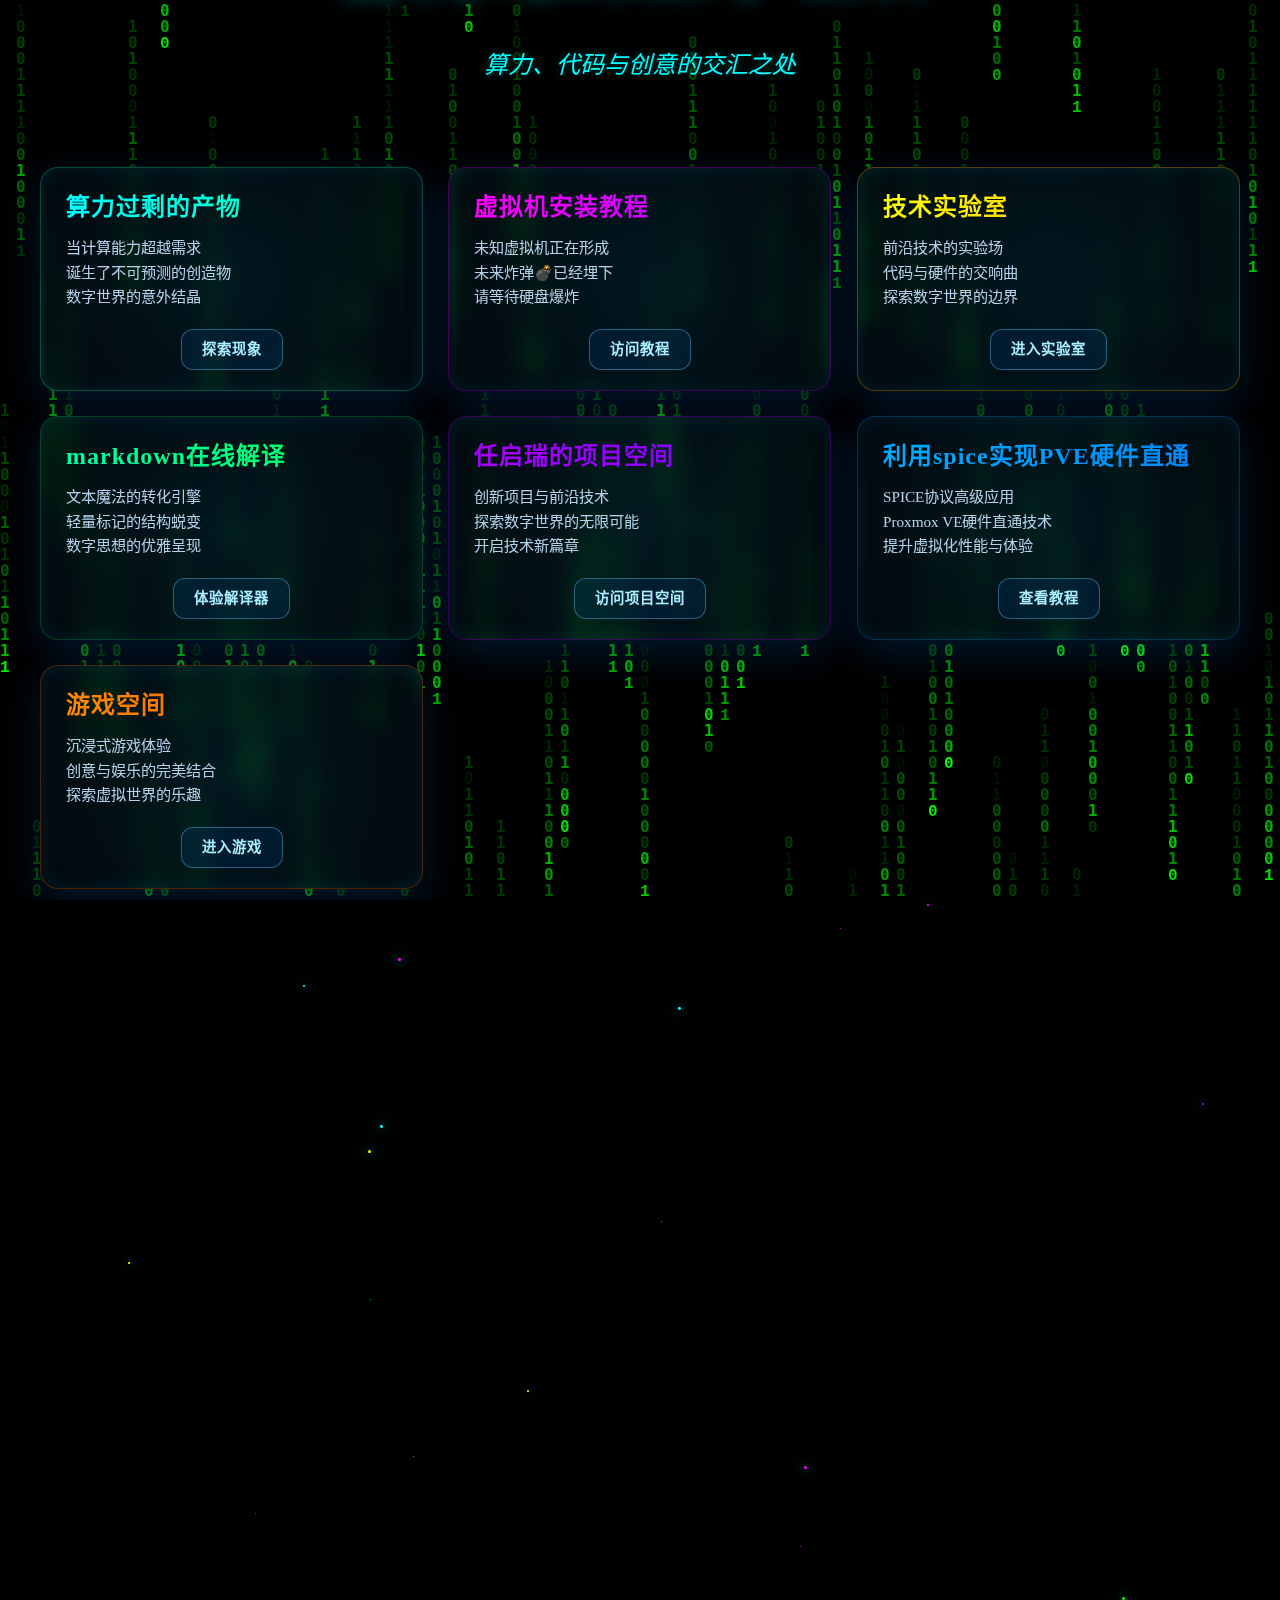
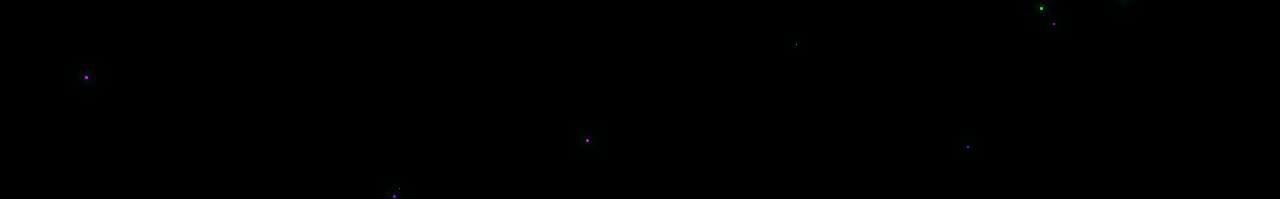
<file: index.html>
<!DOCTYPE html>
<html lang="zh-CN">
<head>
    <meta charset="UTF-8">
    <meta name="viewport" content="width=device-width, initial-scale=1.0">
    <meta name="description" content="吉亮屹的个人网站 - 展示技术、创意和数字艺术">
    <meta name="keywords" content="吉亮屹, 个人网站, 数字艺术, 技术博客, 任启瑞">
    <link rel="icon" href="index-image.webp" type="image/png">
    <title>吉亮屹的网站 | 数字艺术与技术</title>
    <link rel="stylesheet" href="https://cdnjs.cloudflare.com/ajax/libs/font-awesome/6.4.0/css/all.min.css">
    <style>
        :root {
            --primary-color: #0af;
            --secondary-color: #0ff;
            --accent-1: #f0f;
            --accent-2: #ff0;
            --accent-3: #a0f;
            --card-bg: rgba(10, 15, 30, 0.2);
            --text-color: rgba(200, 230, 255, 0.9);
            --transition: all 0.4s cubic-bezier(0.175, 0.885, 0.32, 1.275);
        }
        
        * {
            margin: 0;
            padding: 0;
            box-sizing: border-box;
        }
        
        body {
            font-family: '华文楷体', 'KaiTi', 'Noto Serif SC', serif;
            overflow: hidden;
            background: #000;
            color: var(--primary-color);
            height: 100vh;
            position: relative;
            line-height: 1.6;
        }
        
        #matrixCanvas {
            position: fixed;
            top: 0;
            left: 0;
            width: 100%;
            height: 100%;
            z-index: -1;
        }
        
        .container {
            position: relative;
            z-index: 10;
            max-width: 1400px;
            margin: 0 auto;
            padding: 20px;
            height: 100vh;
            display: flex;
            flex-direction: column;
            justify-content: center;
            overflow-y: auto;
        }
        
        header {
            text-align: center;
            padding: 20px;
            animation: fadeIn 1.5s ease-out;
            margin-bottom: 2rem;
        }
        
        h1 {
            font-size: clamp(2.5rem, 8vw, 4.5rem);
            margin-bottom: 1rem;
            background: linear-gradient(90deg, #0af, #0ff, #0fa, #a0f);
            -webkit-background-clip: text;
            background-clip: text;
            color: transparent;
            text-shadow: 0 0 20px rgba(0, 255, 255, 0.5);
            letter-spacing: 4px;
            font-weight: 800;
            padding: 0.5rem;
        }
        
        .subtitle {
            font-size: 1.5rem;
            color: var(--secondary-color);
            max-width: 800px;
            margin: 0 auto;
            text-shadow: 0 0 10px rgba(0, 255, 255, 0.3);
            font-style: italic;
        }
        
        .grid-container {
            display: grid;
            grid-template-columns: repeat(auto-fit, minmax(320px, 1fr));
            gap: 25px;
            padding: 30px 20px;
            justify-content: center;
        }
        
        .card {
            background: var(--card-bg);
            backdrop-filter: blur(12px);
            border-radius: 18px;
            padding: 20px 25px;
            border: 1px solid rgba(100, 200, 255, 0.25);
            box-shadow: 0 12px 40px rgba(0, 80, 150, 0.3),
                        inset 0 0 20px rgba(0, 200, 255, 0.1);
            transition: var(--transition);
            display: flex;
            flex-direction: column;
            animation: floatIn 0.8s ease-out;
            min-height: 120px;
            height: auto;
            position: relative;
            overflow: hidden;
            transform-origin: center;
            justify-content: center;
        }
        
        .card::before {
            content: '';
            position: absolute;
            top: -50%;
            left: -50%;
            width: 200%;
            height: 200%;
            background: radial-gradient(circle, rgba(0, 200, 255, 0.1) 0%, transparent 70%);
            transform: rotate(30deg);
            z-index: -1;
        }
        
        /* 卡片动画延迟 */
        .card:nth-child(1) { 
            animation-delay: 0.2s;
            border-color: rgba(0, 255, 200, 0.3);
        }
        .card:nth-child(2) { 
            animation-delay: 0.4s;
            border-color: rgba(200, 0, 255, 0.3);
        }
        .card:nth-child(3) { 
            animation-delay: 0.6s;
            border-color: rgba(255, 200, 0, 0.3);
        }
        .card:nth-child(4) { 
            animation-delay: 0.8s;
            border-color: rgba(0, 200, 100, 0.3);
        }
        .card:nth-child(5) { 
            animation-delay: 1.0s;
            border-color: rgba(170, 0, 255, 0.3);
        }
        .card:nth-child(6) { 
            animation-delay: 1.2s;
            border-color: rgba(0, 150, 255, 0.3);
        }
        .card:nth-child(7) { 
            animation-delay: 1.4s;
            border-color: rgba(255, 100, 0, 0.3);
        }
        
        .card:hover {
            transform: translateY(-15px) scale(1.03);
            box-shadow: 0 20px 50px rgba(0, 200, 255, 0.6),
                        inset 0 0 30px rgba(0, 230, 255, 0.2);
            background: rgba(15, 25, 50, 0.35);
            z-index: 20;
        }
        
        .card-title {
            font-size: 1.5rem;
            margin-bottom: 10px;
            font-weight: 700;
            letter-spacing: 1px;
            text-align: left;
            width: 100%;
        }
        
        /* 卡片标题颜色 */
        .card:nth-child(1) .card-title {
            background: linear-gradient(90deg, #0ff, #0fa);
            -webkit-background-clip: text;
            background-clip: text;
            color: transparent;
        }
        .card:nth-child(2) .card-title {
            background: linear-gradient(90deg, #f0f, #a0f);
            -webkit-background-clip: text;
            background-clip: text;
            color: transparent;
        }
        .card:nth-child(3) .card-title {
            background: linear-gradient(90deg, #ff0, #fa0);
            -webkit-background-clip: text;
            background-clip: text;
            color: transparent;
        }
        .card:nth-child(4) .card-title {
            background: linear-gradient(90deg, #0fa, #0f5);
            -webkit-background-clip: text;
            background-clip: text;
            color: transparent;
        }
        .card:nth-child(5) .card-title {
            background: linear-gradient(90deg, #a0f, #70f);
            -webkit-background-clip: text;
            background-clip: text;
            color: transparent;
        }
        .card:nth-child(6) .card-title {
            background: linear-gradient(90deg, #0af, #08f);
            -webkit-background-clip: text;
            background-clip: text;
            color: transparent;
        }
        .card:nth-child(7) .card-title {
            background: linear-gradient(90deg, #f80, #f50);
            -webkit-background-clip: text;
            background-clip: text;
            color: transparent;
        }
        
        .card-description {
            color: var(--text-color);
            font-size: 0.95rem;
            line-height: 1.6;
            margin-bottom: 15px;
            text-align: left;
            width: 100%;
            padding: 0;
        }
        
        .card-link {
            display: block;
            text-align: center;
            padding: 8px 20px;
            background: rgba(0, 50, 100, 0.3);
            color: #aef;
            border-radius: 12px;
            text-decoration: none;
            font-weight: 600;
            letter-spacing: 1px;
            transition: var(--transition);
            border: 1px solid rgba(100, 200, 255, 0.4);
            font-size: 0.9rem;
            text-transform: uppercase;
            position: relative;
            overflow: hidden;
            z-index: 1;
            margin-top: 5px;
            width: auto;
            align-self: center;
        }
        
        .card-link::before {
            content: '';
            position: absolute;
            top: 0;
            left: -100%;
            width: 100%;
            height: 100%;
            background: linear-gradient(90deg, transparent, rgba(0, 150, 255, 0.5), transparent);
            transition: 0.5s;
            z-index: -1;
        }
        
        .card-link:hover {
            background: rgba(0, 150, 255, 0.3);
            box-shadow: 0 0 25px rgba(0, 200, 255, 0.7);
            transform: translateY(-3px);
        }
        
        .card-link:hover::before {
            left: 100%;
        }
        
        footer {
            text-align: center;
            padding: 20px;
            color: rgba(100, 200, 255, 0.6);
            font-size: 1rem;
            letter-spacing: 1px;
            margin-top: auto;
        }
        
        .copyright {
            margin-bottom: 0.5rem;
        }
        
        .contact {
            display: flex;
            justify-content: center;
            gap: 20px;
            margin-top: 10px;
        }
        
        .contact a {
            color: rgba(100, 200, 255, 0.8);
            text-decoration: none;
            transition: color 0.3s;
            display: flex;
            align-items: center;
            gap: 5px;
        }
        
        .contact a:hover {
            color: #0ff;
            text-shadow: 0 0 10px rgba(0, 255, 255, 0.5);
        }
        
        /* Animations */
        @keyframes fadeIn {
            from { opacity: 0; transform: translateY(-30px); }
            to { opacity: 1; transform: translateY(0); }
        }
        
        @keyframes floatIn {
            from { opacity: 0; transform: translateY(50px) scale(0.9); }
            to { opacity: 1; transform: translateY(0) scale(1); }
        }
        
        .glow {
            animation: glow 3s infinite alternate;
        }
        
        @keyframes glow {
            from { text-shadow: 0 0 10px #0ff, 0 0 20px #0ff; }
            to { text-shadow: 0 0 20px #0ff, 0 0 40px #0ff, 0 0 60px #0ff; }
        }
        
        /* Particles */
        .particles {
            position: absolute;
            top: 0;
            left: 0;
            width: 100%;
            height: 100%;
            pointer-events: none;
            z-index: 5;
        }
        
        .particle {
            position: absolute;
            width: 3px;
            height: 3px;
            background: #0ff;
            border-radius: 50%;
            box-shadow: 0 0 10px #0ff, 0 0 20px #0ff;
            animation: particleMove 5s linear infinite;
            will-change: transform, opacity;
        }
        
        @keyframes particleMove {
            0% { transform: translateY(0) translateX(0); opacity: 1; }
            100% { transform: translateY(-100px) translateX(20px); opacity: 0; }
        }
        
        /* 卡片图标样式 */
        .card-icon {
            text-align: center;
            margin-bottom: 10px;
            font-size: 2rem;
            color: var(--secondary-color);
        }
        
        /* 游戏空间特殊效果 */
        .card-game-space {
            position: relative;
        }
        
        .card-game-space::after {
            content: '';
            position: absolute;
            top: 0;
            left: 0;
            right: 0;
            height: 4px;
            background: linear-gradient(90deg, #f80, #f50, #f80);
            animation: border-glow 3s infinite linear;
        }
        
        @keyframes border-glow {
            0% { opacity: 0.3; }
            50% { opacity: 1; }
            100% { opacity: 0.3; }
        }
        
        /* Responsive design */
        @media (max-width: 900px) {
            .grid-container {
                grid-template-columns: repeat(2, 1fr);
                max-width: 800px;
                margin: 0 auto;
            }
            
            .container {
                height: auto;
                min-height: 100vh;
            }
        }
        
        @media (max-width: 600px) {
            .grid-container {
                grid-template-columns: 1fr;
                padding: 20px 10px;
                gap: 20px;
            }
            
            .card {
                padding: 20px 15px;
                min-height: 110px;
            }
            
            /* 移动设备上调整动画延迟 */
            .card:nth-child(1) { animation-delay: 0.1s; }
            .card:nth-child(2) { animation-delay: 0.2s; }
            .card:nth-child(3) { animation-delay: 0.3s; }
            .card:nth-child(4) { animation-delay: 0.4s; }
            .card:nth-child(5) { animation-delay: 0.5s; }
            .card:nth-child(6) { animation-delay: 0.6s; }
            .card:nth-child(7) { animation-delay: 0.7s; }
            
            .contact {
                flex-direction: column;
                gap: 10px;
            }
            
            .card-title {
                font-size: 1.3rem;
            }
            
            .card-description {
                font-size: 0.9rem;
            }
        }
        
        /* Performance enhancements */
        .card, .card-link {
            will-change: transform, box-shadow, background;
        }
        
        /* Scrollbar styling */
        ::-webkit-scrollbar {
            width: 8px;
        }
        
        ::-webkit-scrollbar-track {
            background: rgba(0, 20, 40, 0.5);
        }
        
        ::-webkit-scrollbar-thumb {
            background: rgba(0, 150, 255, 0.5);
            border-radius: 4px;
        }
        
        ::-webkit-scrollbar-thumb:hover {
            background: rgba(0, 200, 255, 0.8);
        }
    </style>
</head>
<body>
    <canvas id="matrixCanvas"></canvas>
    <div class="particles" id="particles"></div>
    
    <div class="container">
        <header>
            <h1>吉亮屹的数字世界</h1>
            <p class="subtitle">算力、代码与创意的交汇之处</p>
        </header>
        
        <div class="grid-container">
            <div class="card">
                <h3 class="card-title">算力过剩的产物</h3>
                <p class="card-description">当计算能力超越需求<br>诞生了不可预测的创造物<br>数字世界的意外结晶</p>
                <a href="#" class="card-link">探索现象</a>
            </div>
            
            <div class="card">
                <h3 class="card-title">虚拟机安装教程</h3>
                <p class="card-description">未知虚拟机正在形成<br>未来炸弹💣已经埋下<br>请等待硬盘爆炸</p>
                <a href="ITVM.html" class="card-link">访问教程</a>
            </div>

            <div class="card">
                <h3 class="card-title">技术实验室</h3>
                <p class="card-description">前沿技术的实验场<br>代码与硬件的交响曲<br>探索数字世界的边界</p>
                <a href="#" class="card-link">进入实验室</a>
            </div>
            
            <div class="card">
                <h3 class="card-title">markdown在线解译</h3>
                <p class="card-description">文本魔法的转化引擎<br>轻量标记的结构蜕变<br>数字思想的优雅呈现</p>
                <a href="jymd.html" class="card-link">体验解译器</a>
            </div>
            
            <div class="card">
                <h3 class="card-title">任启瑞的项目空间</h3>
                <p class="card-description">创新项目与前沿技术<br>探索数字世界的无限可能<br>开启技术新篇章</p>
                <a href="https://renqirui.rth2.xyz/" class="card-link">访问项目空间</a>
            </div>
            
            <div class="card">
                <h3 class="card-title">利用spice实现PVE硬件直通</h3>
                <p class="card-description">SPICE协议高级应用<br>Proxmox VE硬件直通技术<br>提升虚拟化性能与体验</p>
                <a href="PVE-spice.html" class="card-link">查看教程</a>
            </div>
            
            <div class="card">
                <h3 class="card-title">游戏空间</h3>
                <p class="card-description">沉浸式游戏体验<br>创意与娱乐的完美结合<br>探索虚拟世界的乐趣</p>
                <a href="jly-game.html" class="card-link">进入游戏</a>
            </div>
        </div>
        
        <footer>
            <div class="copyright">
                <p><em>版权所有:</em> <strong>吉亮屹</strong> <em>&copy;</em> <b>2025</b></p>
            </div>
            <div class="contact">
                <a href="mailto:hktkMAX@outlook.com">
                    <i class="fas fa-envelope"></i> 邮件联系
                </a>
                <a href="https://github.com/hktkMAX">
                    <i class="fab fa-github"></i> GitHub
                </a>
            </div>
        </footer>
    </div>

    <script>
        // 性能优化：使用requestAnimationFrame和节流
        let lastRenderTime = 0;
        const fps = 30;
        
        // 代码雨特效
        const canvas = document.getElementById('matrixCanvas');
        const ctx = canvas.getContext('2d');
        
        // 设置canvas尺寸为窗口大小
        function resizeCanvas() {
            canvas.width = window.innerWidth;
            canvas.height = window.innerHeight;
        }
        
        resizeCanvas();
        
        // 定义字符集
        const characters = '01010101010101010101';
        const fontSize = 16;
        const columns = Math.floor(canvas.width / fontSize);
        
        // 创建雨滴数组
        const drops = [];
        for (let i = 0; i < columns; i++) {
            drops[i] = Math.floor(Math.random() * canvas.height / fontSize);
        }
        
        // 绘制代码雨
        function drawMatrix(timestamp) {
            const deltaTime = timestamp - lastRenderTime;
            
            if (deltaTime > 1000 / fps) {
                // 半透明黑色背景
                ctx.fillStyle = 'rgba(0, 5, 15, 0.08)';
                ctx.fillRect(0, 0, canvas.width, canvas.height);
                
                // 设置字体和颜色
                ctx.font = `bold ${fontSize}px monospace`;
                ctx.fillStyle = '#0f0';
                
                // 绘制字符
                for (let i = 0; i < drops.length; i++) {
                    // 随机选择字符
                    const text = characters.charAt(Math.floor(Math.random() * characters.length));
                    
                    // 随机透明度
                    const opacity = Math.random() * 0.8 + 0.2;
                    ctx.globalAlpha = opacity;
                    
                    // 绘制字符
                    ctx.fillText(text, i * fontSize, drops[i] * fontSize);
                    
                    // 重置雨滴位置
                    if (drops[i] * fontSize > canvas.height && Math.random() > 0.97) {
                        drops[i] = 0;
                    }
                    
                    // 下移雨滴
                    drops[i]++;
                }
                
                // 重置透明度
                ctx.globalAlpha = 1.0;
                
                lastRenderTime = timestamp;
            }
            
            requestAnimationFrame(drawMatrix);
        }
        
        // 启动动画
        requestAnimationFrame(drawMatrix);
        
        // 响应窗口大小变化（使用节流）
        let resizeTimeout;
        window.addEventListener('resize', () => {
            clearTimeout(resizeTimeout);
            resizeTimeout = setTimeout(() => {
                resizeCanvas();
            }, 200);
        });
        
        // 创建粒子效果（优化版）
        function createParticles() {
            const particlesContainer = document.getElementById('particles');
            const particleCount = 25;
            
            for (let i = 0; i < particleCount; i++) {
                const particle = document.createElement('div');
                particle.classList.add('particle');
                
                // 随机位置
                const posX = Math.random() * 100;
                const posY = Math.random() * 100 + 100;
                particle.style.left = `${posX}%`;
                particle.style.top = `${posY}%`;
                
                // 随机大小
                const size = Math.random() * 3 + 1;
                particle.style.width = `${size}px`;
                particle.style.height = `${size}px`;
                
                // 随机颜色
                const colors = ['#0ff', '#f0f', '#ff0', '#0f0', '#a0f'];
                particle.style.background = colors[Math.floor(Math.random() * colors.length)];
                
                // 随机动画延迟和持续时间
                const delay = Math.random() * 5;
                const duration = Math.random() * 5 + 5;
                particle.style.animationDelay = `${delay}s`;
                particle.style.animationDuration = `${duration}s`;
                
                particlesContainer.appendChild(particle);
                
                // 移除动画结束的粒子
                particle.addEventListener('animationend', () => {
                    particle.remove();
                });
            }
            
            // 持续生成新粒子（减少频率）
            setTimeout(createParticles, 800);
        }
        
        // 启动粒子系统
        createParticles();
        
        // 卡片悬停效果
        const cards = document.querySelectorAll('.card');
        cards.forEach(card => {
            card.addEventListener('mouseenter', (e) => {
                // 创建波纹效果
                const ripple = document.createElement('div');
                ripple.style.position = 'absolute';
                ripple.style.borderRadius = '50%';
                ripple.style.background = 'radial-gradient(circle, rgba(0,200,255,0.3), transparent)';
                ripple.style.width = '0';
                ripple.style.height = '0';
                ripple.style.top = `${e.offsetY}px`;
                ripple.style.left = `${e.offsetX}px`;
                ripple.style.transform = 'translate(-50%, -50%)';
                ripple.style.pointerEvents = 'none';
                ripple.style.zIndex = '1';
                card.appendChild(ripple);
                
                // 动画
                const size = Math.max(card.offsetWidth, card.offsetHeight) * 2;
                const animation = ripple.animate([
                    { width: '0', height: '0', opacity: 1 },
                    { width: `${size}px`, height: `${size}px`, opacity: 0 }
                ], {
                    duration: 800,
                    easing: 'ease-out'
                });
                
                // 移除元素
                animation.onfinish = () => {
                    ripple.remove();
                };
            });
        });
        
        // 触摸设备支持
        cards.forEach(card => {
            card.addEventListener('touchstart', (e) => {
                const touch = e.touches[0];
                const event = {
                    offsetX: touch.clientX - card.getBoundingClientRect().left,
                    offsetY: touch.clientY - card.getBoundingClientRect().top
                };
                card.dispatchEvent(new MouseEvent('mouseenter', {
                    view: window,
                    bubbles: true,
                    cancelable: true,
                    clientX: touch.clientX,
                    clientY: touch.clientY,
                    offsetX: event.offsetX,
                    offsetY: event.offsetY
                }));
            }, { passive: true });
        });
        
        // 游戏空间卡片特殊效果
        const gameCard = document.querySelector('.card-game-space');
        gameCard.addEventListener('mouseenter', () => {
            gameCard.style.boxShadow = '0 0 40px rgba(255, 100, 0, 0.7), inset 0 0 30px rgba(255, 150, 0, 0.3)';
        });
        
        gameCard.addEventListener('mouseleave', () => {
            gameCard.style.boxShadow = '0 12px 40px rgba(0, 80, 150, 0.3), inset 0 0 20px rgba(0, 200, 255, 0.1)';
        });
    </script>
</body>
</html>
</file>
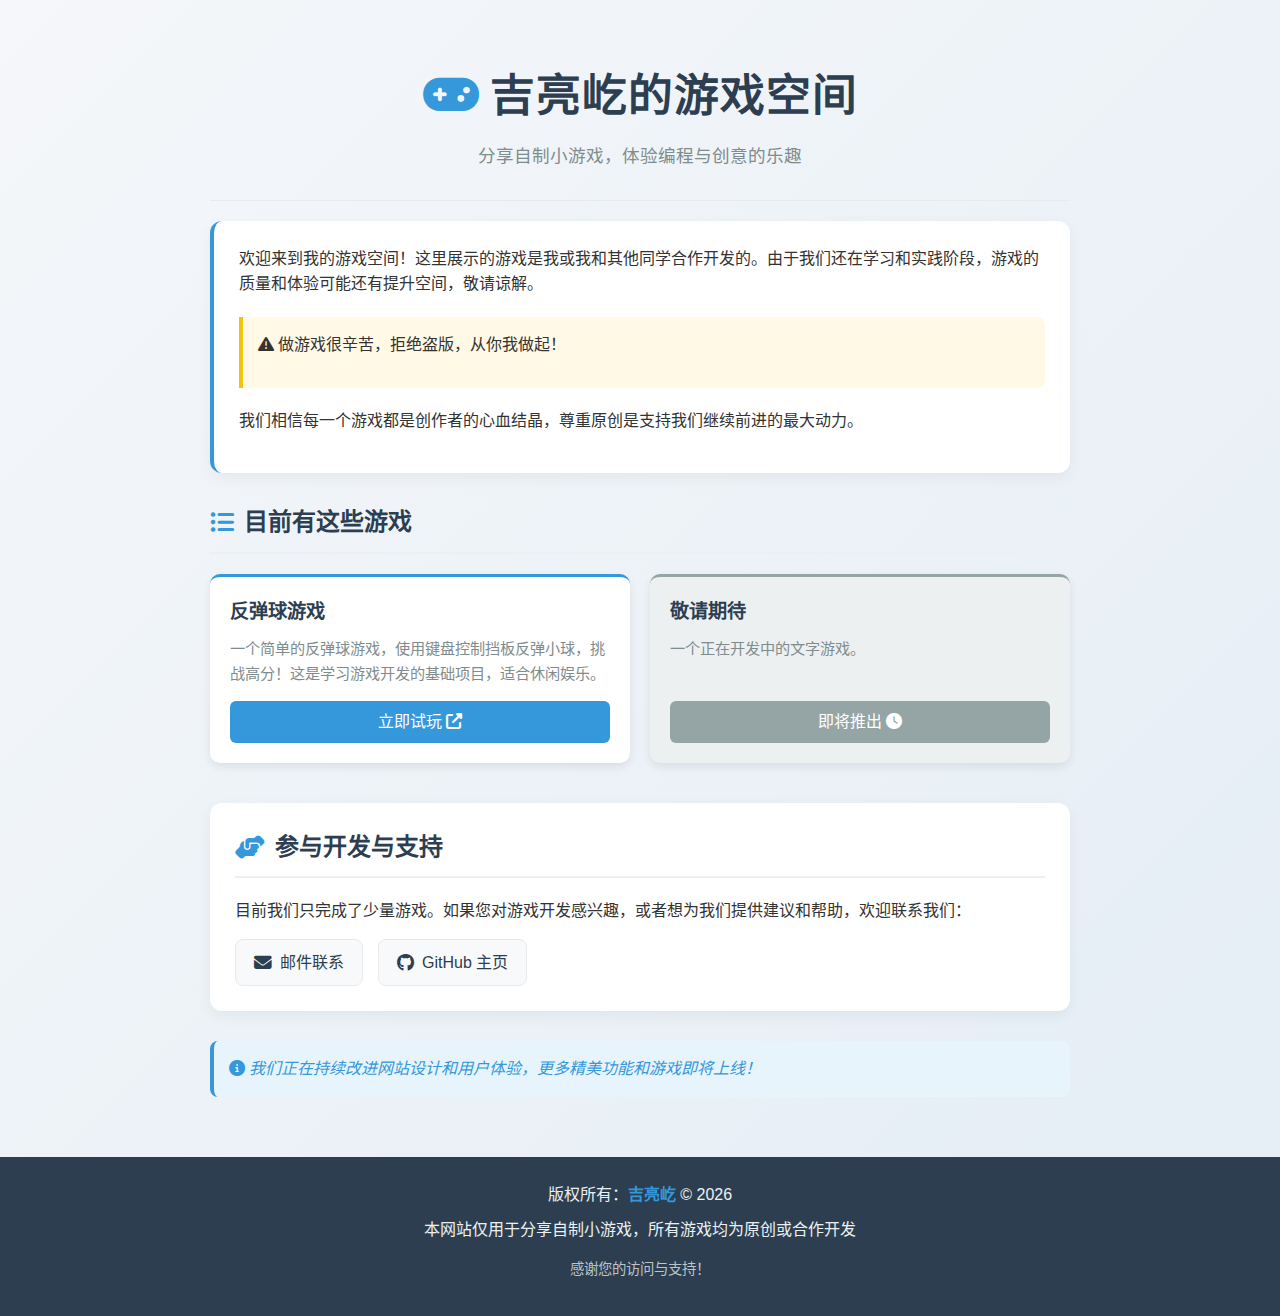
<file: jly-game.html>
<!DOCTYPE html>
<html lang="zh-CN">
<head>
    <link rel="icon" href="index-image.webp" type="image/png">
    <meta charset="utf-8">
    <meta name="viewport" content="width=device-width, initial-scale=1.0">
    <title>吉亮屹的游戏空间</title>
    <link rel="stylesheet" href="https://cdnjs.cloudflare.com/ajax/libs/font-awesome/6.4.0/css/all.min.css">
    <style>
        * {
            margin: 0;
            padding: 0;
            box-sizing: border-box;
            font-family: 'Segoe UI', 'Microsoft YaHei', sans-serif;
        }
        
        body {
            background-color: #f8f9fa;
            color: #333;
            line-height: 1.6;
            min-height: 100vh;
            display: flex;
            flex-direction: column;
            background-image: linear-gradient(135deg, #f5f7fa 0%, #e4edf5 100%);
        }
        
        .container {
            max-width: 900px;
            margin: 0 auto;
            padding: 20px;
            flex: 1;
        }
        
        header {
            text-align: center;
            padding: 40px 0 30px;
            margin-bottom: 20px;
            border-bottom: 1px solid #eaeaea;
        }
        
        .logo {
            font-size: 2.8rem;
            color: #2c3e50;
            margin-bottom: 10px;
            font-weight: 700;
            letter-spacing: 1px;
        }
        
        .logo i {
            color: #3498db;
            margin-right: 10px;
        }
        
        .subtitle {
            font-size: 1.1rem;
            color: #7f8c8d;
            max-width: 600px;
            margin: 0 auto;
        }
        
        .intro-section {
            background-color: white;
            padding: 25px;
            border-radius: 12px;
            box-shadow: 0 5px 15px rgba(0, 0, 0, 0.05);
            margin-bottom: 30px;
            border-left: 4px solid #3498db;
        }
        
        .intro-section p {
            margin-bottom: 15px;
        }
        
        .warning-box {
            background-color: #fff9e6;
            border-left: 4px solid #f1c40f;
            padding: 15px;
            margin: 20px 0;
            border-radius: 0 8px 8px 0;
        }
        
        .games-section {
            margin-bottom: 40px;
        }
        
        .section-title {
            font-size: 1.5rem;
            color: #2c3e50;
            margin-bottom: 20px;
            padding-bottom: 10px;
            border-bottom: 2px solid #ecf0f1;
            display: flex;
            align-items: center;
        }
        
        .section-title i {
            margin-right: 10px;
            color: #3498db;
        }
        
        .game-list {
            display: grid;
            grid-template-columns: repeat(auto-fill, minmax(280px, 1fr));
            gap: 20px;
        }
        
        .game-card {
            background-color: white;
            border-radius: 10px;
            padding: 20px;
            box-shadow: 0 4px 10px rgba(0, 0, 0, 0.08);
            transition: transform 0.3s, box-shadow 0.3s;
            display: flex;
            flex-direction: column;
            border-top: 3px solid #3498db;
        }
        
        .game-card:hover {
            transform: translateY(-5px);
            box-shadow: 0 8px 20px rgba(0, 0, 0, 0.12);
        }
        
        .game-card h3 {
            color: #2c3e50;
            margin-bottom: 10px;
            font-size: 1.2rem;
        }
        
        .game-card p {
            color: #7f8c8d;
            font-size: 0.95rem;
            margin-bottom: 15px;
            flex-grow: 1;
        }
        
        .game-link {
            display: inline-block;
            background-color: #3498db;
            color: white;
            padding: 8px 15px;
            border-radius: 6px;
            text-decoration: none;
            font-weight: 500;
            transition: background-color 0.3s;
            text-align: center;
            margin-top: auto;
        }
        
        .game-link:hover {
            background-color: #2980b9;
        }
        
        .coming-soon {
            background-color: #ecf0f1;
            border-top: 3px solid #95a5a6;
        }
        
        .coming-soon .game-link {
            background-color: #95a5a6;
        }
        
        .contact-section {
            background-color: white;
            padding: 25px;
            border-radius: 12px;
            box-shadow: 0 5px 15px rgba(0, 0, 0, 0.05);
            margin-bottom: 30px;
        }
        
        .contact-links {
            display: flex;
            flex-wrap: wrap;
            gap: 15px;
            margin-top: 15px;
        }
        
        .contact-link {
            display: inline-flex;
            align-items: center;
            background-color: #f8f9fa;
            color: #2c3e50;
            padding: 10px 18px;
            border-radius: 8px;
            text-decoration: none;
            font-weight: 500;
            transition: all 0.3s;
            border: 1px solid #eaeaea;
        }
        
        .contact-link:hover {
            background-color: #3498db;
            color: white;
            transform: translateY(-2px);
            border-color: #3498db;
        }
        
        .contact-link i {
            margin-right: 8px;
            font-size: 1.1rem;
        }
        
        .update-notice {
            background-color: #e8f4fc;
            padding: 15px;
            border-radius: 8px;
            margin-top: 30px;
            font-style: italic;
            color: #3498db;
            border-left: 4px solid #3498db;
        }
        
        footer {
            background-color: #2c3e50;
            color: #ecf0f1;
            text-align: center;
            padding: 25px 20px;
            margin-top: 40px;
        }
        
        .footer-content {
            max-width: 900px;
            margin: 0 auto;
        }
        
        .footer-content p {
            margin-bottom: 10px;
        }
        
        .footer-content a {
            color: #3498db;
            text-decoration: none;
        }
        
        .footer-content a:hover {
            text-decoration: underline;
        }
        
        .copyright {
            font-size: 0.9rem;
            color: #bdc3c7;
            margin-top: 15px;
        }
        
        @media (max-width: 768px) {
            .container {
                padding: 15px;
            }
            
            .logo {
                font-size: 2.2rem;
            }
            
            .game-list {
                grid-template-columns: 1fr;
            }
            
            .contact-links {
                flex-direction: column;
            }
        }
    </style>
</head>
<body>
    <div class="container">
        <header>
            <h1 class="logo"><i class="fas fa-gamepad"></i>吉亮屹的游戏空间</h1>
            <p class="subtitle">分享自制小游戏，体验编程与创意的乐趣</p>
        </header>
        
        <main>
            <section class="intro-section">
                <p>欢迎来到我的游戏空间！这里展示的游戏是我或我和其他同学合作开发的。由于我们还在学习和实践阶段，游戏的质量和体验可能还有提升空间，敬请谅解。</p>
                
                <div class="warning-box">
                    <p><i class="fas fa-exclamation-triangle"></i> 做游戏很辛苦，拒绝盗版，从你我做起！</p>
                </div>
                
                <p>我们相信每一个游戏都是创作者的心血结晶，尊重原创是支持我们继续前进的最大动力。</p>
            </section>
            
            <section class="games-section">
                <h2 class="section-title"><i class="fas fa-list-ul"></i>目前有这些游戏</h2>
                
                <div class="game-list">
                    <div class="game-card">
                        <h3>反弹球游戏</h3>
                        <p>一个简单的反弹球游戏，使用键盘控制挡板反弹小球，挑战高分！这是学习游戏开发的基础项目，适合休闲娱乐。</p>
                        <a href="jly-pinball.html" target="_blank" class="game-link">立即试玩 <i class="fas fa-external-link-alt"></i></a>
                    </div>
                    
                    <div class="game-card coming-soon">
                        <h3>敬请期待</h3>
                        <p>一个正在开发中的文字游戏。</p>
                        <a href="#" target="_blank" class="game-link">即将推出 <i class="fas fa-clock"></i></a>
                    </div>
                </div>
            </section>
            
            <section class="contact-section">
                <h2 class="section-title"><i class="fas fa-hands-helping"></i>参与开发与支持</h2>
                <p>目前我们只完成了少量游戏。如果您对游戏开发感兴趣，或者想为我们提供建议和帮助，欢迎联系我们：</p>
                
                <div class="contact-links">
                    <a href="mailto:hktkMAX@outlook.com" class="contact-link">
                        <i class="fas fa-envelope"></i> 邮件联系
                    </a>
                    <a href="https://github.com/hktkMAX" target="_blank" class="contact-link">
                        <i class="fab fa-github"></i> GitHub 主页
                    </a>
                </div>
            </section>
            
            <div class="update-notice">
                <p><i class="fas fa-info-circle"></i> 我们正在持续改进网站设计和用户体验，更多精美功能和游戏即将上线！</p>
            </div>
        </main>
    </div>
    
    <footer>
        <div class="footer-content">
            <p>版权所有：<a href="mailto:hktkMAX@outlook.com"><strong>吉亮屹</strong></a> &copy; 2025</p>
            <p>本网站仅用于分享自制小游戏，所有游戏均为原创或合作开发</p>
            <p class="copyright">感谢您的访问与支持！</p>
        </div>
    </footer>

    <script>
        // 简单交互效果
        document.addEventListener('DOMContentLoaded', function() {
            // 为游戏卡片添加点击效果
            const gameCards = document.querySelectorAll('.game-card');
            gameCards.forEach(card => {
                card.addEventListener('click', function(e) {
                    if (!e.target.classList.contains('game-link')) {
                        const link = this.querySelector('.game-link');
                        if (link && link.getAttribute('href') !== '#') {
                            window.open(link.getAttribute('href'), '_blank');
                        }
                    }
                });
            });
            
            // 添加简单的加载动画
            const cards = document.querySelectorAll('.game-card, .intro-section, .contact-section');
            cards.forEach((card, index) => {
                card.style.opacity = '0';
                card.style.transform = 'translateY(20px)';
                
                setTimeout(() => {
                    card.style.transition = 'opacity 0.5s, transform 0.5s';
                    card.style.opacity = '1';
                    card.style.transform = 'translateY(0)';
                }, 100 + index * 100);
            });
            
            // 更新年份
            const yearElement = document.querySelector('.footer-content p');
            if (yearElement) {
                yearElement.innerHTML = yearElement.innerHTML.replace('2025', new Date().getFullYear());
            }
        });
    </script>
</body>
</html>
</file>
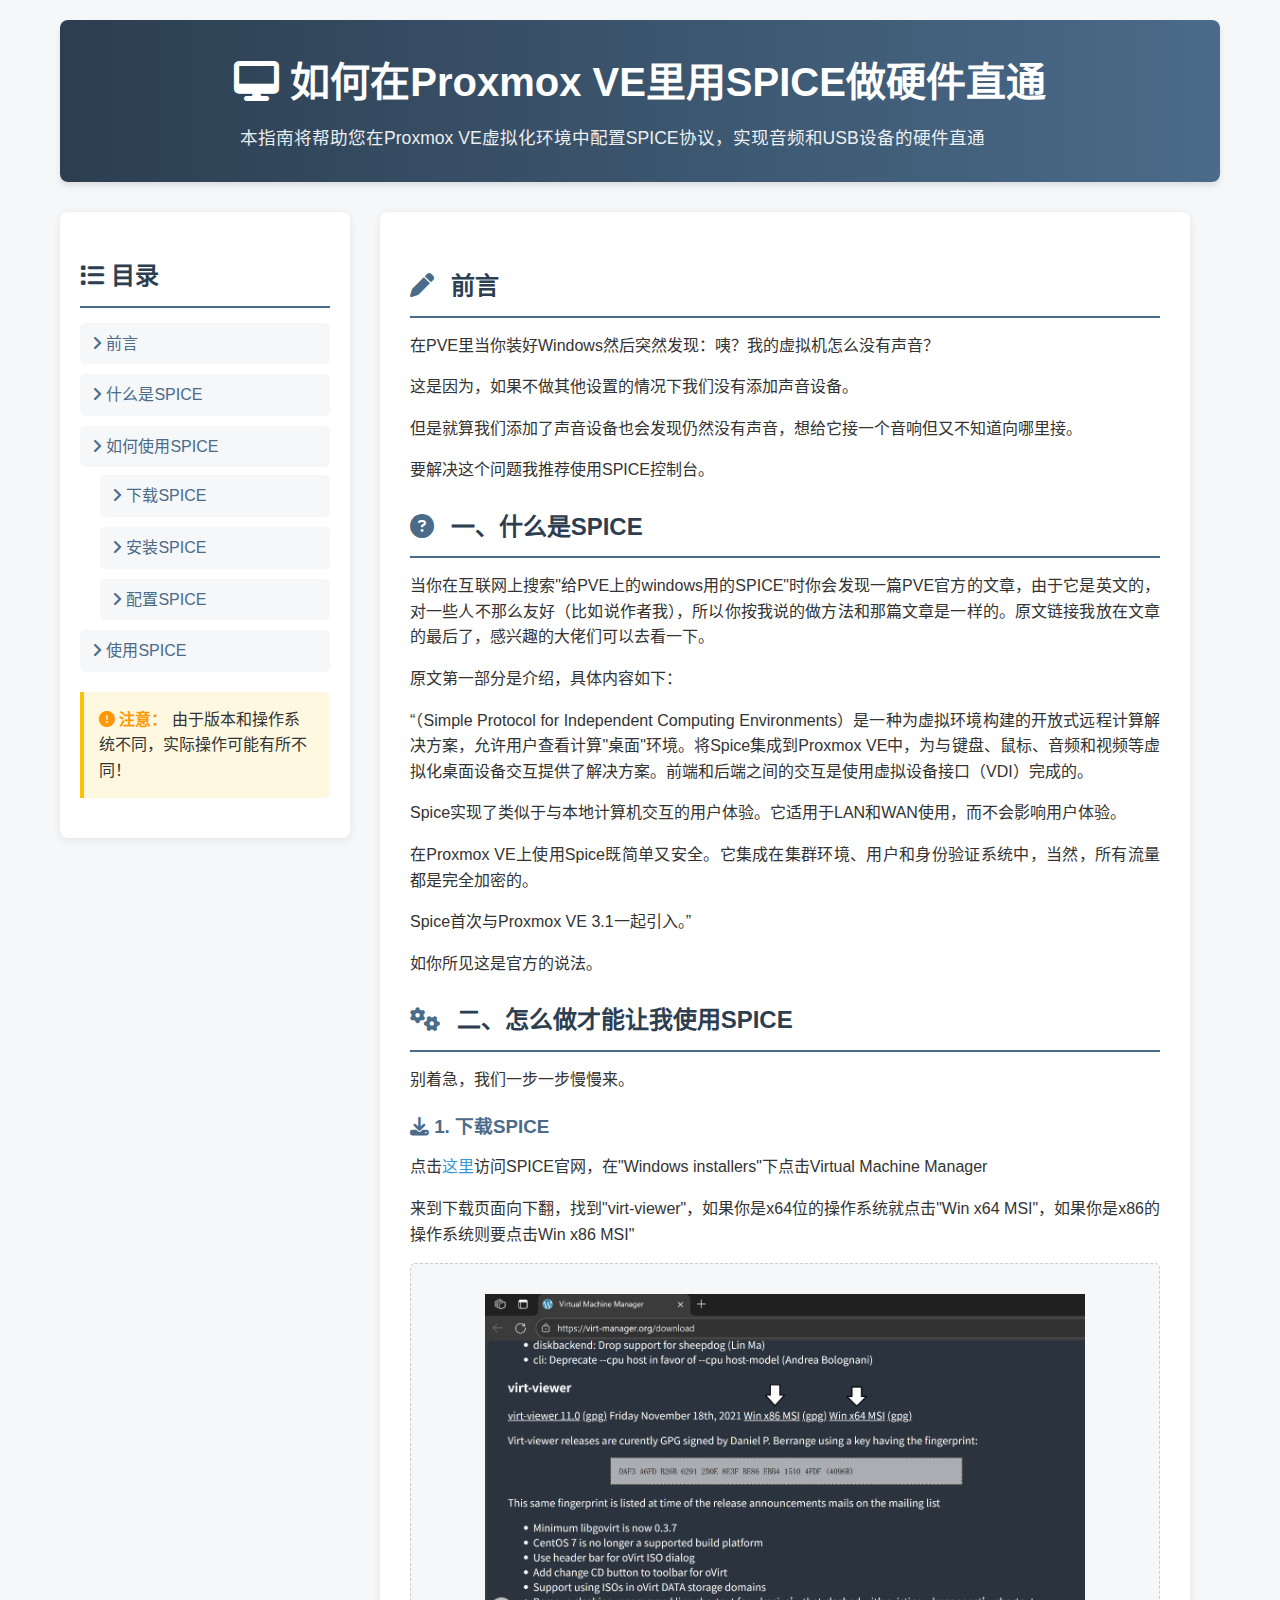
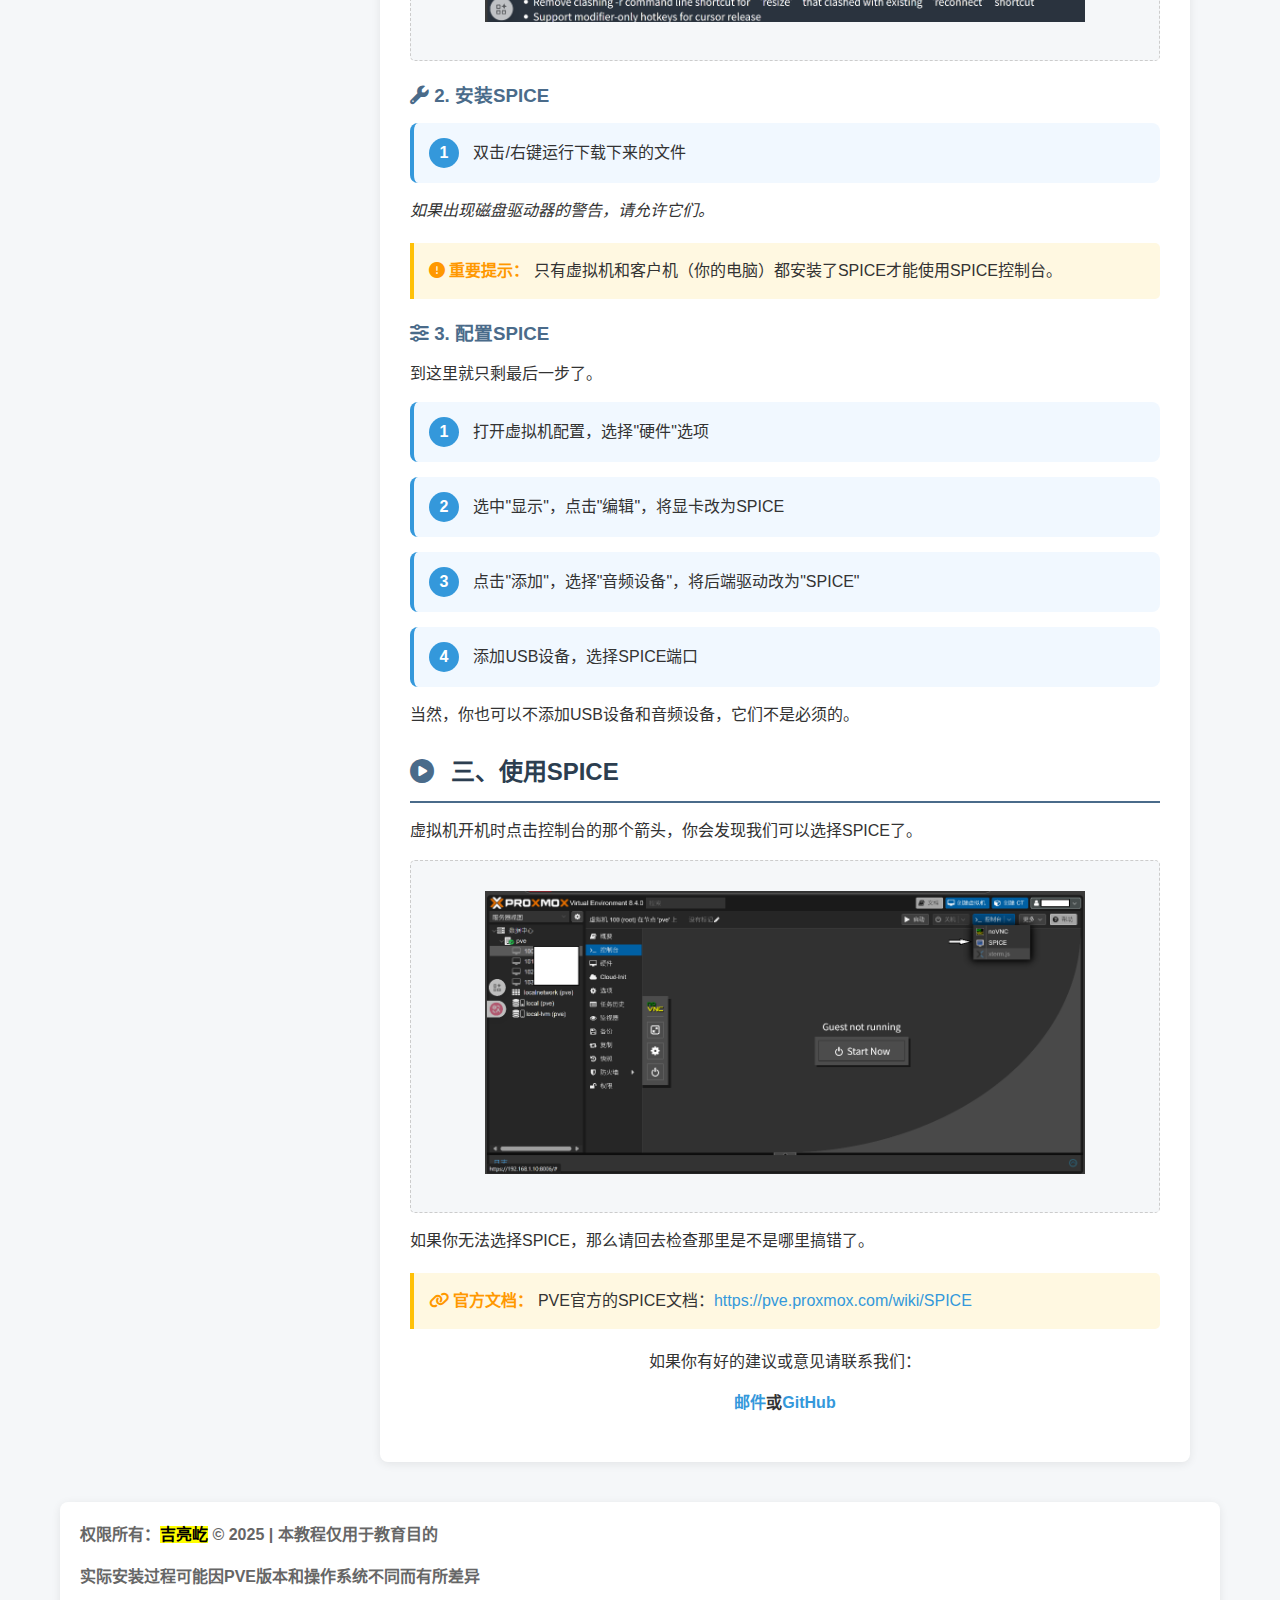
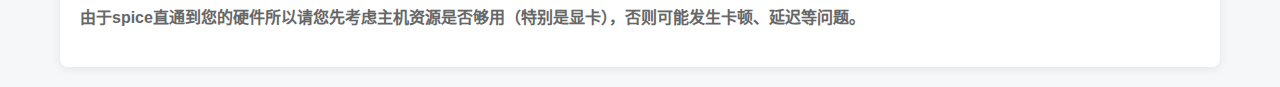
<file: PVE-spice.html>
<!DOCTYPE html>
<html lang="zh-CN">
<head>
    <link rel="icon" href="index-image.webp" type="image/png">
	<meta charset="UTF-8">
    <meta name="viewport" content="width=device-width, initial-scale=1.0">
    <title>如何在Proxmox VE里用SPICE做硬件直通</title>
    <link rel="stylesheet" href="https://cdnjs.cloudflare.com/ajax/libs/font-awesome/6.4.0/css/all.min.css">
    <style>
        * {
            margin: 0;
            padding: 0;
            box-sizing: border-box;
            font-family: 'Segoe UI', Tahoma, Geneva, Verdana, sans-serif;
        }
        
        body {
            background-color: #f5f7f9;
            color: #333;
            line-height: 1.6;
            padding: 0;
            margin: 0;
        }
        
        .container {
            max-width: 1200px;
            margin: 0 auto;
            padding: 20px;
        }
        
        header {
            background: linear-gradient(to right, #2c3e50, #4a6b8a);
            color: white;
            padding: 30px 20px;
            text-align: center;
            border-radius: 8px;
            margin-bottom: 30px;
            box-shadow: 0 4px 6px rgba(0, 0, 0, 0.1);
        }
        
        header h1 {
            font-size: 2.5rem;
            margin-bottom: 10px;
        }
        
        .header-desc {
            font-size: 1.1rem;
            max-width: 800px;
            margin: 0 auto;
            opacity: 0.9;
        }
        
        .content-wrapper {
            display: flex;
            gap: 30px;
            margin-bottom: 40px;
        }
        
        .sidebar {
            flex: 1;
            min-width: 250px;
            background: white;
            border-radius: 8px;
            padding: 20px;
            box-shadow: 0 2px 10px rgba(0, 0, 0, 0.08);
            height: fit-content;
        }
        
        .main-content {
            flex: 3;
            background: white;
            border-radius: 8px;
            padding: 30px;
            box-shadow: 0 2px 10px rgba(0, 0, 0, 0.08);
        }
        
        h2 {
            color: #2c3e50;
            margin: 25px 0 15px;
            padding-bottom: 10px;
            border-bottom: 2px solid #4a6b8a;
        }
        
        h3 {
            color: #4a6b8a;
            margin: 20px 0 12px;
        }
        
        p {
            margin-bottom: 16px;
            text-align: justify;
        }
        
        a {
            color: #3498db;
            text-decoration: none;
            transition: color 0.3s;
        }
        
        a:hover {
            color: #2c3e50;
            text-decoration: underline;
        }
        
        .note {
            background: #fff8e1;
            border-left: 4px solid #ffc107;
            padding: 15px;
            margin: 20px 0;
            border-radius: 0 5px 5px 0;
        }
        
        .note strong {
            color: #ff9800;
        }
        
        .steps {
            margin: 20px 0;
        }
        
        .step {
            background: #f1f8ff;
            border-radius: 8px;
            padding: 15px;
            margin-bottom: 15px;
            border-left: 4px solid #3498db;
        }
        
        .step-number {
            display: inline-block;
            background: #3498db;
            color: white;
            width: 30px;
            height: 30px;
            text-align: center;
            line-height: 30px;
            border-radius: 50%;
            margin-right: 10px;
            font-weight: bold;
        }
        
        .download-box {
            background: #f8f9fa;
            border-radius: 8px;
            padding: 15px;
            margin: 20px 0;
            border: 1px solid #e0e0e0;
        }
        
        .toc {
            list-style-type: none;
        }
        
        .toc li {
            margin-bottom: 10px;
        }
        
        .toc a {
            display: block;
            padding: 8px 12px;
            background: #f5f7f9;
            border-radius: 5px;
            transition: background 0.3s;
            color: #4a6b8a;
            font-weight: 500;
        }
        
        .toc a:hover {
            background: #e8f0fe;
            text-decoration: none;
        }
        
        .toc ul {
            list-style-type: none;
            margin: 8px 0 8px 20px;
        }
        
        .code-block {
            background: #f5f7f9;
            border-radius: 5px;
            padding: 15px;
            margin: 15px 0;
            overflow-x: auto;
            font-family: 'Consolas', monospace;
            border-left: 4px solid #3498db;
        }
        
        footer {
            text-align: center;
            padding: 20px;
            margin-top: 40px;
            background: white;
            border-radius: 8px;
            color: #666;
            box-shadow: 0 2px 10px rgba(0, 0, 0, 0.08);
        }
        
        @media (max-width: 768px) {
            .content-wrapper {
                flex-direction: column;
            }
            
            .sidebar {
                margin-bottom: 20px;
            }
        }
        
        .img-placeholder {
            background: #f5f7f9;
            border-radius: 5px;
            padding: 30px;
            text-align: center;
            margin: 15px 0;
            border: 1px dashed #ccc;
        }
        
        .img-placeholder i {
            color: #a0a0a0;
            margin-bottom: 10px;
        }
        
        .img-caption {
            color: #666;
            font-style: italic;
        }
        
        .section-icon {
            margin-right: 10px;
            color: #4a6b8a;
        }
    </style>
</head>
<body>
    <div class="container">
        <header>
            <h1><i class="fas fa-desktop"></i> 如何在Proxmox VE里用SPICE做硬件直通</h1>
            <p class="header-desc">本指南将帮助您在Proxmox VE虚拟化环境中配置SPICE协议，实现音频和USB设备的硬件直通</p>
        </header>
        
        <div class="content-wrapper">
            <aside class="sidebar">
                <h2><i class="fas fa-list"></i> 目录</h2>
                <ul class="toc">
                    <li><a href="#preface"><i class="fas fa-angle-right"></i> 前言</a></li>
                    <li><a href="#what-is-spice"><i class="fas fa-angle-right"></i> 什么是SPICE</a></li>
                    <li><a href="#how-to-use"><i class="fas fa-angle-right"></i> 如何使用SPICE</a>
                        <ul>
                            <li><a href="#download"><i class="fas fa-angle-right"></i> 下载SPICE</a></li>
                            <li><a href="#install"><i class="fas fa-angle-right"></i> 安装SPICE</a></li>
                            <li><a href="#configure"><i class="fas fa-angle-right"></i> 配置SPICE</a></li>
                        </ul>
                    </li>
                    <li><a href="#using-spice"><i class="fas fa-angle-right"></i> 使用SPICE</a></li>
                </ul>
                
                <div class="note">
                    <strong><i class="fas fa-exclamation-circle"></i> 注意：</strong>
                    由于版本和操作系统不同，实际操作可能有所不同！
                </div>
            </aside>
            
            <main class="main-content">
                <section id="preface">
                    <h2><i class="fas fa-pen section-icon"></i> 前言</h2>
                    <p>在PVE里当你装好Windows然后突然发现：咦？我的虚拟机怎么没有声音？</p>
                    <p>这是因为，如果不做其他设置的情况下我们没有添加声音设备。</p>
                    <p>但是就算我们添加了声音设备也会发现仍然没有声音，想给它接一个音响但又不知道向哪里接。</p>
                    <p>要解决这个问题我推荐使用SPICE控制台。</p>
                </section>
                
                <section id="what-is-spice">
                    <h2><i class="fas fa-question-circle section-icon"></i> 一、什么是SPICE</h2>
                    <p>当你在互联网上搜索"给PVE上的windows用的SPICE"时你会发现一篇PVE官方的文章，由于它是英文的，对一些人不那么友好（比如说作者我），所以你按我说的做方法和那篇文章是一样的。原文链接我放在文章的最后了，感兴趣的大佬们可以去看一下。</p>
                    <p>原文第一部分是介绍，具体内容如下：</p>
                    <p>“（Simple Protocol for Independent Computing Environments）是一种为虚拟环境构建的开放式远程计算解决方案，允许用户查看计算"桌面"环境。将Spice集成到Proxmox VE中，为与键盘、鼠标、音频和视频等虚拟化桌面设备交互提供了解决方案。前端和后端之间的交互是使用虚拟设备接口（VDI）完成的。</p>
                    <p>Spice实现了类似于与本地计算机交互的用户体验。它适用于LAN和WAN使用，而不会影响用户体验。</p>
                    <p>在Proxmox VE上使用Spice既简单又安全。它集成在集群环境、用户和身份验证系统中，当然，所有流量都是完全加密的。</p>
                    <p>Spice首次与Proxmox VE 3.1一起引入。”</p>
                    <p>如你所见这是官方的说法。</p>
                </section>
                
                <section id="how-to-use">
                    <h2><i class="fas fa-cogs section-icon"></i> 二、怎么做才能让我使用SPICE</h2>
                    <p>别着急，我们一步一步慢慢来。</p>
                    
                    <article id="download" class="steps">
                        <h3><i class="fas fa-download"></i> 1. 下载SPICE</h3>
                        <p>点击<a href="https://www.spice-space.org/download.html">这里</a>访问SPICE官网，在"Windows installers"下点击Virtual Machine Manager</p>
                        <p>来到下载页面向下翻，找到"virt-viewer"，如果你是x64位的操作系统就点击"Win x64 MSI"，如果你是x86的操作系统则要点击Win x86 MSI"</p>
                        
                        <div class="img-placeholder">
                            <img src="spice1.png" alt="SPICE下载页面示意图" width="600" height="328">
                        </div>
                    </article>
                    
                    <article id="install" class="steps">
                        <h3><i class="fas fa-wrench"></i> 2. 安装SPICE</h3>
                        <div class="step">
                            <span class="step-number">1</span>
                            <span>双击/右键运行下载下来的文件</span>
                        </div>
                        
                        <p><em>如果出现磁盘驱动器的警告，请允许它们。</em></p>
                        
                        <div class="note">
                            <strong><i class="fas fa-exclamation-circle"></i> 重要提示：</strong>
                            只有虚拟机和客户机（你的电脑）都安装了SPICE才能使用SPICE控制台。
                        </div>
                    </article>
                    
                    <article id="configure" class="steps">
                        <h3><i class="fas fa-sliders-h"></i> 3. 配置SPICE</h3>
                        <p>到这里就只剩最后一步了。</p>
                        
                        <div class="step">
                            <span class="step-number">1</span>
                            <span>打开虚拟机配置，选择"硬件"选项</span>
                        </div>
                        
                        <div class="step">
                            <span class="step-number">2</span>
                            <span>选中"显示"，点击"编辑"，将显卡改为SPICE</span>
                        </div>
                        
                        <div class="step">
                            <span class="step-number">3</span>
                            <span>点击"添加"，选择"音频设备"，将后端驱动改为"SPICE"</span>
                        </div>
                        
                        <div class="step">
                            <span class="step-number">4</span>
                            <span>添加USB设备，选择SPICE端口</span>
                        </div>
                        
                        <p>当然，你也可以不添加USB设备和音频设备，它们不是必须的。</p>
                    
                    </article>
                </section>
                
                <section id="using-spice">
                    <h2><i class="fas fa-play-circle section-icon"></i> 三、使用SPICE</h2>
                    <p>虚拟机开机时点击控制台的那个箭头，你会发现我们可以选择SPICE了。</p>
                    
                    <div class="img-placeholder">
                        <img src="spice2.png" alt="控制台选择SPICE示意图" width="600" height="283">
                    </div>
                    
                    <p>如果你无法选择SPICE，那么请回去检查那里是不是哪里搞错了。</p>
                    
                    <div class="note">
                        <strong><i class="fas fa-link"></i> 官方文档：</strong>
                        PVE官方的SPICE文档：<a href="https://pve.proxmox.com/wiki/SPICE">https://pve.proxmox.com/wiki/SPICE</a>
                    </div>
				    
					<p style="text-align:center">如果你有好的建议或意见请联系我们：</p>
					<p style="text-align:center"><a href="mailto:hktkMAX@outlook.com"><strong>邮件</a>或<a href="https://github.com/hktkMAX">GitHub
                </a></p>
                </section>
            </main>
        </div>
        
        <footer>
        <p>权限所有：<a href="mailto:hktkMAX@outlook.com"><strong><mark>吉亮屹</mark></strong></a> &copy; 2025 | 本教程仅用于教育目的</p>
        <p>实际安装过程可能因PVE版本和操作系统不同而有所差异</p>
        <p>由于spice直通到您的硬件所以请您先考虑主机资源是否够用（特别是显卡），否则可能发生卡顿、延迟等问题。</p>
        </footer>
    </div>
    
    <script>
        // 平滑滚动到锚点
        document.querySelectorAll('a[href^="#"]').forEach(anchor => {
            anchor.addEventListener('click', function (e) {
                e.preventDefault();
                
                const targetId = this.getAttribute('href');
                if(targetId === '#') return;
                
                const targetElement = document.querySelector(targetId);
                if(targetElement) {
                    window.scrollTo({
                        top: targetElement.offsetTop - 20,
                        behavior: 'smooth'
                    });
                }
            });
        });
    </script>
</body>
</html>
</file>
